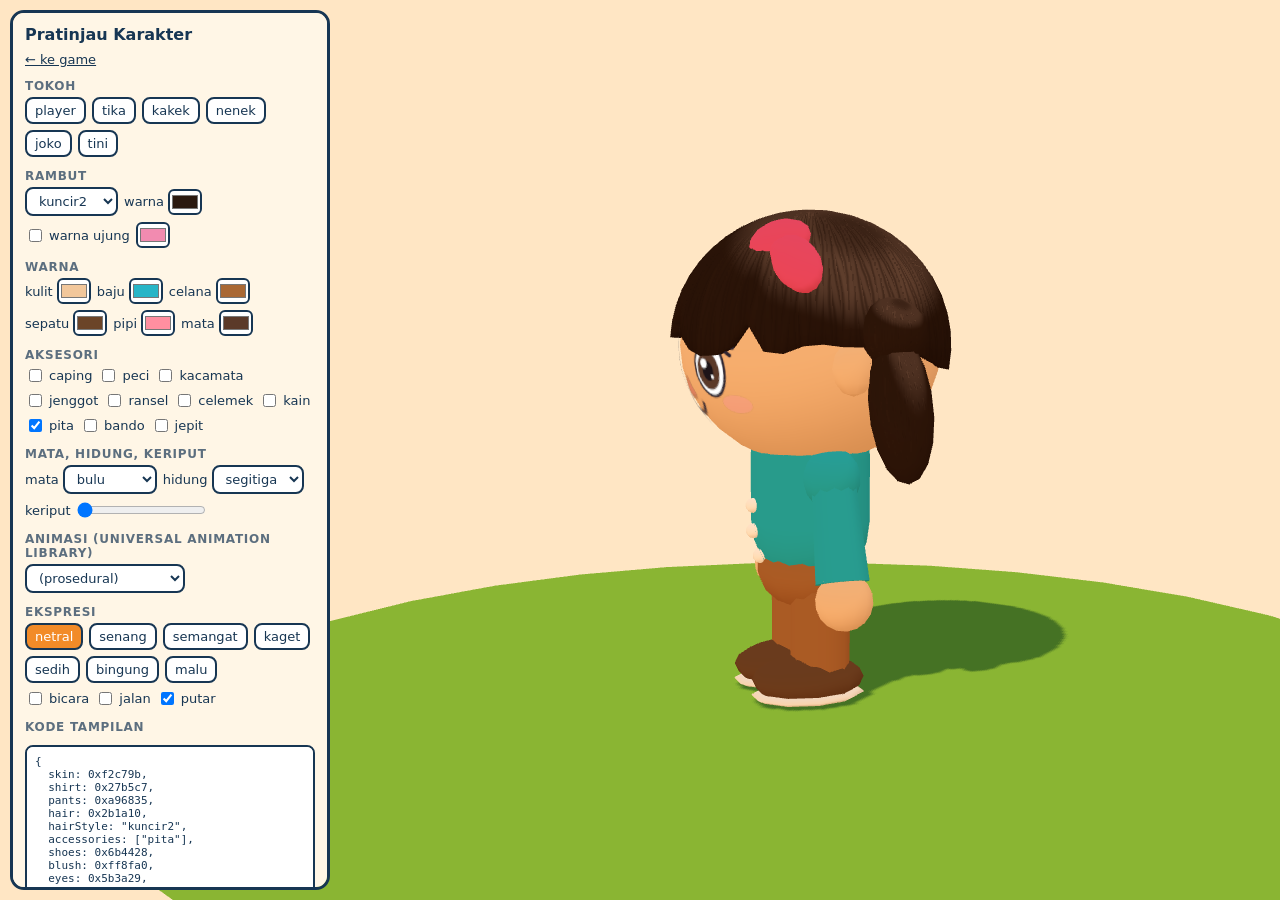
<file: karakter.html>
<!doctype html>
<html lang="id">
  <head>
    <meta charset="UTF-8" />
    <meta name="viewport" content="width=device-width, initial-scale=1.0" />
    <title>Pratinjau Karakter · Pawon Mantyasih</title>
    <style>:root{--navy:#173653;--cream:#fff6e6;--orange:#f28b28}*{box-sizing:border-box}body{color:var(--navy);background:#ffe6c4;margin:0;font-family:system-ui,sans-serif;overflow:hidden}#view{touch-action:none;cursor:grab;width:100%;height:100%;display:block;position:fixed;inset:0}#panel{background:var(--cream);border:3px solid var(--navy);border-radius:14px;width:min(320px,92vw);padding:12px;font-size:13px;position:fixed;top:10px;bottom:10px;left:10px;overflow:auto}h1{margin:0 0 8px;font-size:16px}h2{text-transform:uppercase;letter-spacing:.06em;opacity:.7;margin:12px 0 4px;font-size:12px}.row{flex-wrap:wrap;align-items:center;gap:6px;display:flex}button,select{font:inherit;color:var(--navy);border:2px solid var(--navy);cursor:pointer;background:#fff;border-radius:8px;padding:4px 8px}button.on{background:var(--orange);color:#fff}label{align-items:center;gap:4px;display:flex}input[type=color]{border:2px solid var(--navy);background:#fff;border-radius:6px;width:34px;height:26px;padding:0}pre{border:2px solid var(--navy);white-space:pre-wrap;background:#fff;border-radius:8px;max-height:150px;padding:8px;font-size:11px;overflow:auto}a{color:var(--navy)}</style>
    <script type="module" crossorigin src="./assets/karakter-CO_dQ6oZ.js"></script>
    <link rel="modulepreload" crossorigin href="./assets/CastLooks-CvRTSY_c.js">
  </head>
  <body>
    <canvas id="view"></canvas>
    <div id="panel"></div>
  </body>
</html>
</file>
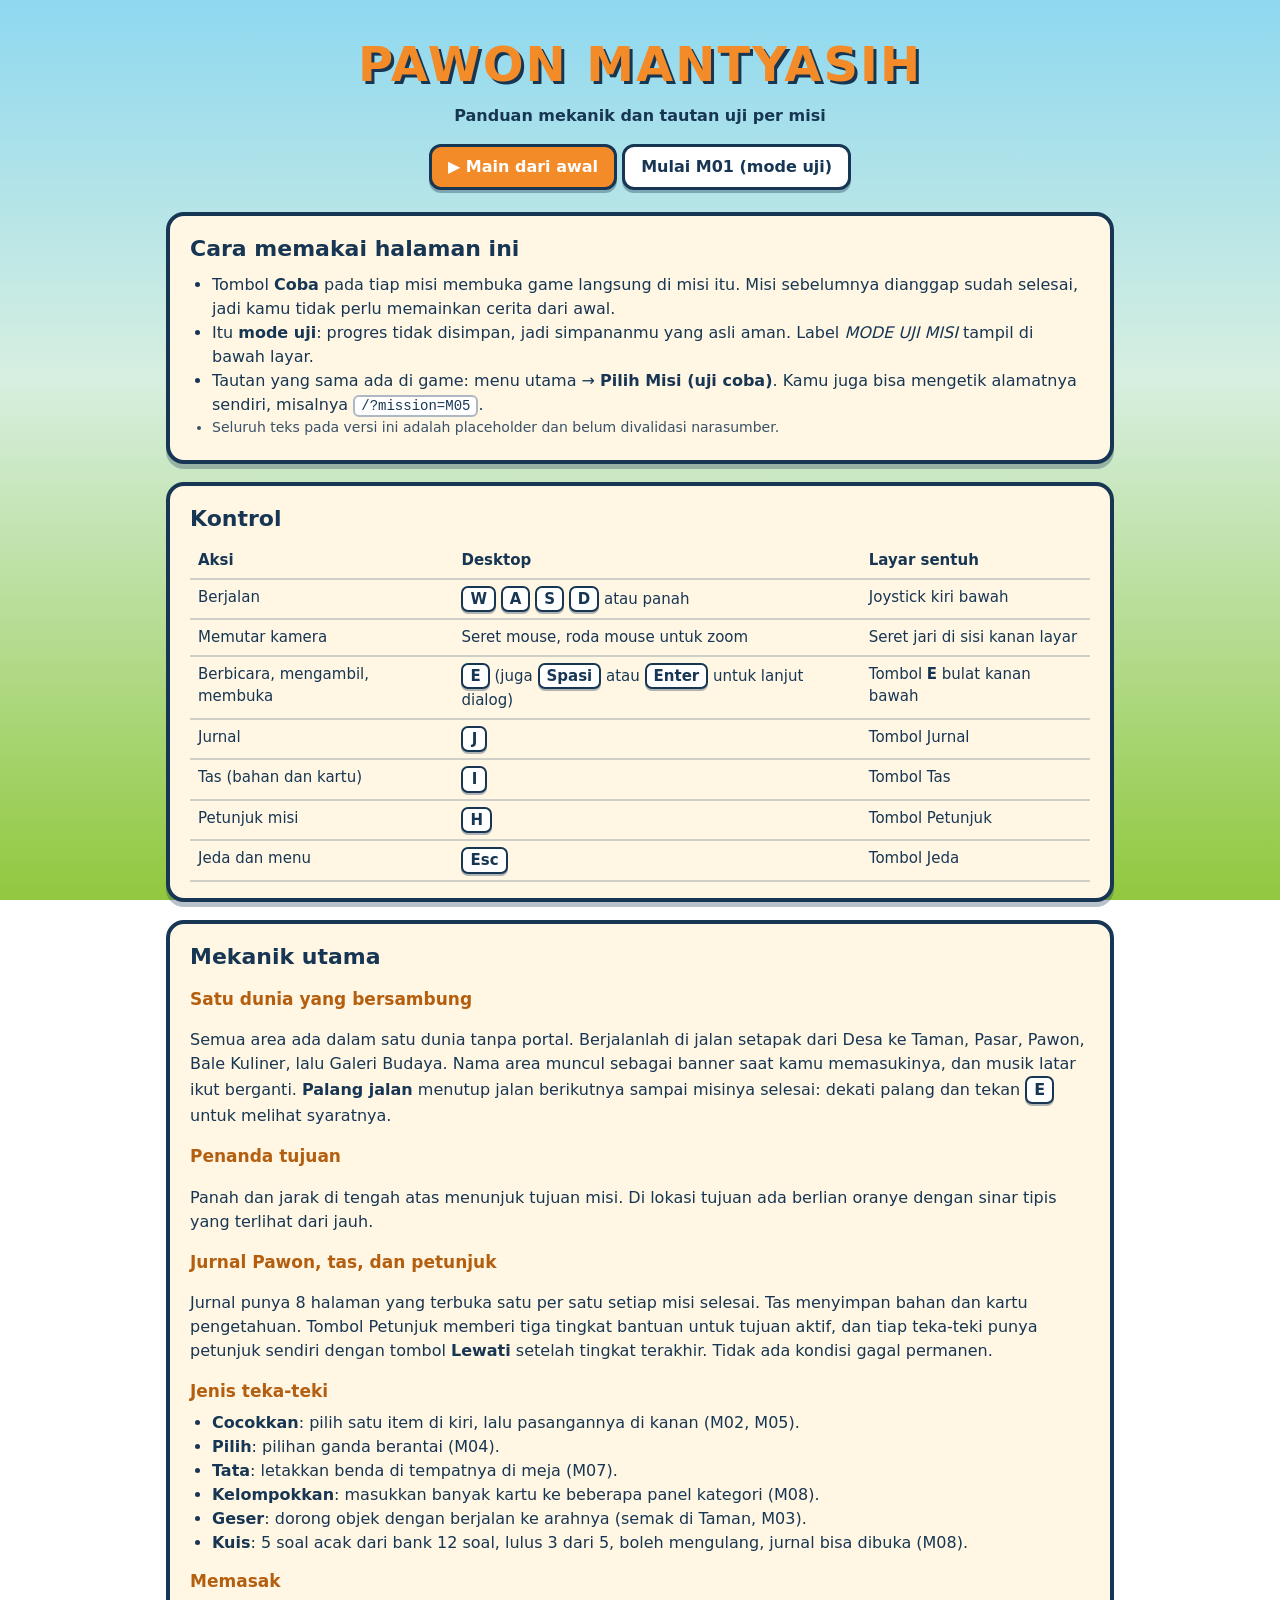
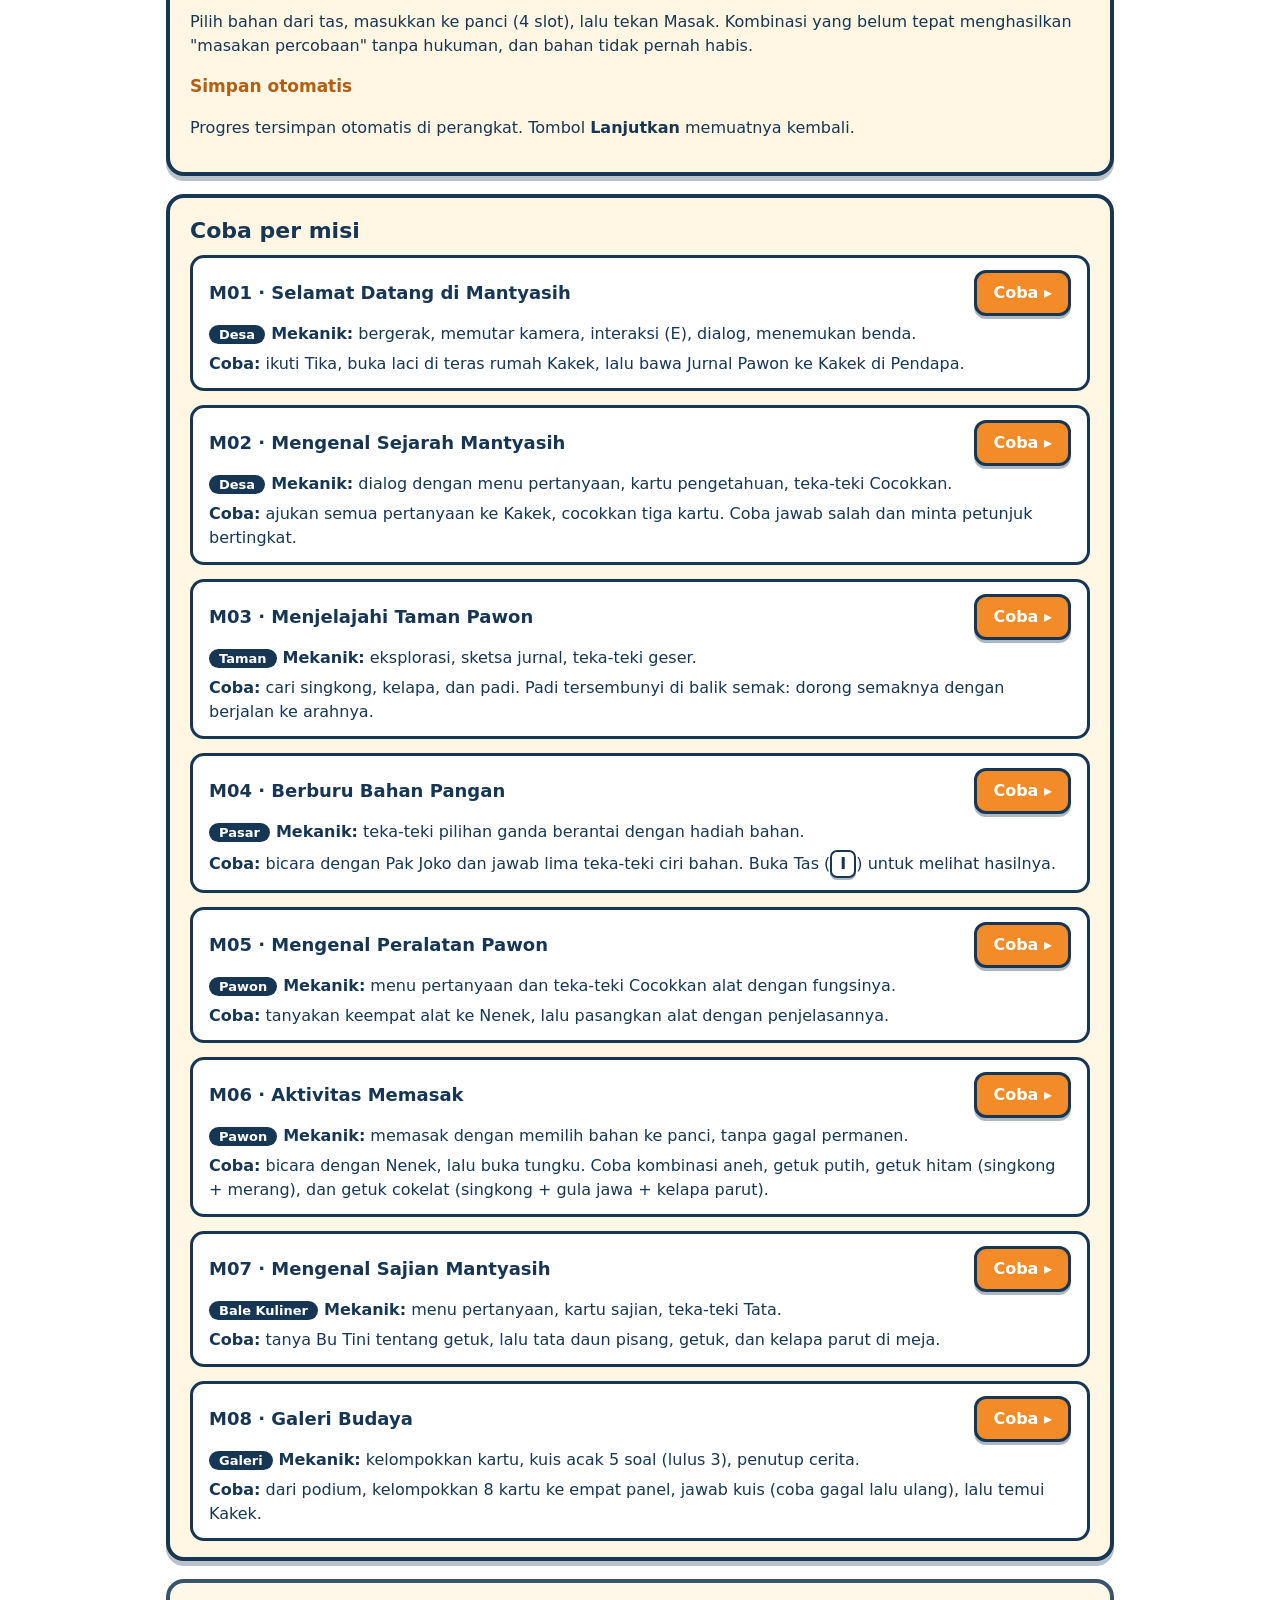
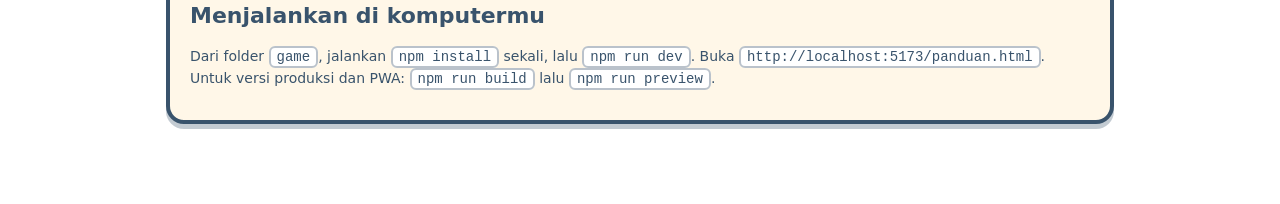
<file: panduan.html>
<!doctype html>
<html lang="id">
  <head>
    <meta charset="utf-8" />
    <meta name="viewport" content="width=device-width, initial-scale=1" />
    <title>Panduan dan Uji Misi · Pawon Mantyasih</title>
    <style>
      :root {
        --sky: #8ed8f0;
        --grass: #91c83e;
        --sand: #f2d18d;
        --orange: #f28b28;
        --cream: #fff6e4;
        --navy: #173653;
      }
      * {
        box-sizing: border-box;
      }
      body {
        margin: 0;
        font-family: "Trebuchet MS", "Segoe UI", system-ui, sans-serif;
        color: var(--navy);
        background: linear-gradient(var(--sky), #d7efe0 380px, var(--grass) 900px, #7fb835);
        background-attachment: fixed;
        line-height: 1.5;
      }
      main {
        max-width: 980px;
        margin: 0 auto;
        padding: 28px 16px 64px;
      }
      header.hero {
        text-align: center;
        margin-bottom: 22px;
      }
      h1 {
        margin: 0;
        font-size: clamp(30px, 6vw, 48px);
        letter-spacing: 2px;
        color: var(--orange);
        text-shadow: 3px 3px 0 var(--navy);
      }
      .sub {
        margin: 4px 0 0;
        font-weight: 700;
      }
      .card {
        background: var(--cream);
        border: 4px solid var(--navy);
        border-radius: 18px;
        padding: 16px 20px;
        margin: 18px 0;
        box-shadow: 0 5px 0 rgba(23, 54, 83, 0.3);
      }
      h2 {
        margin: 0 0 8px;
        font-size: 22px;
      }
      h3 {
        margin: 14px 0 4px;
        font-size: 17px;
        color: #b45f10;
      }
      ul {
        margin: 6px 0;
        padding-left: 22px;
      }
      kbd {
        display: inline-block;
        min-width: 26px;
        padding: 0 7px;
        text-align: center;
        font: inherit;
        font-weight: 700;
        background: #fff;
        border: 2px solid var(--navy);
        border-radius: 7px;
        box-shadow: 0 2px 0 rgba(23, 54, 83, 0.35);
      }
      .btn {
        display: inline-block;
        padding: 8px 16px;
        font-weight: 700;
        color: #fff;
        background: var(--orange);
        border: 3px solid var(--navy);
        border-radius: 12px;
        text-decoration: none;
        box-shadow: 0 3px 0 rgba(23, 54, 83, 0.35);
        white-space: nowrap;
      }
      .btn:hover {
        filter: brightness(1.07);
      }
      .btn.alt {
        background: #fff;
        color: var(--navy);
      }
      .missions {
        display: grid;
        gap: 14px;
      }
      .mission {
        background: #fff;
        border: 3px solid var(--navy);
        border-radius: 14px;
        padding: 12px 16px;
      }
      .mission .top {
        display: flex;
        align-items: center;
        justify-content: space-between;
        gap: 10px;
        flex-wrap: wrap;
      }
      .mission h3 {
        margin: 0;
        font-size: 18px;
        color: var(--navy);
      }
      .tag {
        display: inline-block;
        padding: 0 10px;
        font-size: 13px;
        font-weight: 700;
        color: #fff;
        background: var(--navy);
        border-radius: 999px;
        margin-right: 6px;
      }
      .mission p {
        margin: 6px 0 0;
      }
      .note {
        font-size: 14px;
        opacity: 0.85;
      }
      code {
        padding: 1px 6px;
        background: #fff;
        border: 2px solid rgba(23, 54, 83, 0.35);
        border-radius: 6px;
        font-size: 14px;
      }
      table {
        width: 100%;
        border-collapse: collapse;
        font-size: 15px;
      }
      th,
      td {
        text-align: left;
        padding: 6px 8px;
        border-bottom: 2px solid rgba(23, 54, 83, 0.2);
        vertical-align: top;
      }
    </style>
  </head>
  <body>
    <main>
      <header class="hero">
        <h1>PAWON MANTYASIH</h1>
        <p class="sub">Panduan mekanik dan tautan uji per misi</p>
        <p>
          <a class="btn" href="./">▶ Main dari awal</a>
          <a class="btn alt" href="./?mission=M01">Mulai M01 (mode uji)</a>
        </p>
      </header>

      <section class="card">
        <h2>Cara memakai halaman ini</h2>
        <ul>
          <li>
            Tombol <b>Coba</b> pada tiap misi membuka game langsung di misi itu. Misi sebelumnya dianggap
            sudah selesai, jadi kamu tidak perlu memainkan cerita dari awal.
          </li>
          <li>
            Itu <b>mode uji</b>: progres tidak disimpan, jadi simpananmu yang asli aman. Label
            <i>MODE UJI MISI</i> tampil di bawah layar.
          </li>
          <li>
            Tautan yang sama ada di game: menu utama → <b>Pilih Misi (uji coba)</b>. Kamu juga bisa mengetik
            alamatnya sendiri, misalnya <code>/?mission=M05</code>.
          </li>
          <li class="note">
            Seluruh teks pada versi ini adalah placeholder dan belum divalidasi narasumber.
          </li>
        </ul>
      </section>

      <section class="card">
        <h2>Kontrol</h2>
        <table>
          <tr><th>Aksi</th><th>Desktop</th><th>Layar sentuh</th></tr>
          <tr><td>Berjalan</td><td><kbd>W</kbd> <kbd>A</kbd> <kbd>S</kbd> <kbd>D</kbd> atau panah</td><td>Joystick kiri bawah</td></tr>
          <tr><td>Memutar kamera</td><td>Seret mouse, roda mouse untuk zoom</td><td>Seret jari di sisi kanan layar</td></tr>
          <tr><td>Berbicara, mengambil, membuka</td><td><kbd>E</kbd> (juga <kbd>Spasi</kbd> atau <kbd>Enter</kbd> untuk lanjut dialog)</td><td>Tombol <b>E</b> bulat kanan bawah</td></tr>
          <tr><td>Jurnal</td><td><kbd>J</kbd></td><td>Tombol Jurnal</td></tr>
          <tr><td>Tas (bahan dan kartu)</td><td><kbd>I</kbd></td><td>Tombol Tas</td></tr>
          <tr><td>Petunjuk misi</td><td><kbd>H</kbd></td><td>Tombol Petunjuk</td></tr>
          <tr><td>Jeda dan menu</td><td><kbd>Esc</kbd></td><td>Tombol Jeda</td></tr>
        </table>
      </section>

      <section class="card">
        <h2>Mekanik utama</h2>
        <h3>Satu dunia yang bersambung</h3>
        <p>
          Semua area ada dalam satu dunia tanpa portal. Berjalanlah di jalan setapak dari Desa ke Taman, Pasar,
          Pawon, Bale Kuliner, lalu Galeri Budaya. Nama area muncul sebagai banner saat kamu memasukinya, dan
          musik latar ikut berganti. <b>Palang jalan</b> menutup jalan berikutnya sampai misinya selesai: dekati
          palang dan tekan <kbd>E</kbd> untuk melihat syaratnya.
        </p>
        <h3>Penanda tujuan</h3>
        <p>
          Panah dan jarak di tengah atas menunjuk tujuan misi. Di lokasi tujuan ada berlian oranye dengan sinar tipis
          yang terlihat dari jauh.
        </p>
        <h3>Jurnal Pawon, tas, dan petunjuk</h3>
        <p>
          Jurnal punya 8 halaman yang terbuka satu per satu setiap misi selesai. Tas menyimpan bahan dan kartu
          pengetahuan. Tombol Petunjuk memberi tiga tingkat bantuan untuk tujuan aktif, dan tiap teka-teki punya
          petunjuk sendiri dengan tombol <b>Lewati</b> setelah tingkat terakhir. Tidak ada kondisi gagal permanen.
        </p>
        <h3>Jenis teka-teki</h3>
        <ul>
          <li><b>Cocokkan</b>: pilih satu item di kiri, lalu pasangannya di kanan (M02, M05).</li>
          <li><b>Pilih</b>: pilihan ganda berantai (M04).</li>
          <li><b>Tata</b>: letakkan benda di tempatnya di meja (M07).</li>
          <li><b>Kelompokkan</b>: masukkan banyak kartu ke beberapa panel kategori (M08).</li>
          <li><b>Geser</b>: dorong objek dengan berjalan ke arahnya (semak di Taman, M03).</li>
          <li><b>Kuis</b>: 5 soal acak dari bank 12 soal, lulus 3 dari 5, boleh mengulang, jurnal bisa dibuka (M08).</li>
        </ul>
        <h3>Memasak</h3>
        <p>
          Pilih bahan dari tas, masukkan ke panci (4 slot), lalu tekan Masak. Kombinasi yang belum tepat
          menghasilkan "masakan percobaan" tanpa hukuman, dan bahan tidak pernah habis.
        </p>
        <h3>Simpan otomatis</h3>
        <p>Progres tersimpan otomatis di perangkat. Tombol <b>Lanjutkan</b> memuatnya kembali.</p>
      </section>

      <section class="card">
        <h2>Coba per misi</h2>
        <div class="missions">
          <article class="mission">
            <div class="top">
              <h3>M01 · Selamat Datang di Mantyasih</h3>
              <a class="btn" href="./?mission=M01">Coba ▸</a>
            </div>
            <p><span class="tag">Desa</span><b>Mekanik:</b> bergerak, memutar kamera, interaksi (E), dialog, menemukan benda.</p>
            <p><b>Coba:</b> ikuti Tika, buka laci di teras rumah Kakek, lalu bawa Jurnal Pawon ke Kakek di Pendapa.</p>
          </article>
          <article class="mission">
            <div class="top">
              <h3>M02 · Mengenal Sejarah Mantyasih</h3>
              <a class="btn" href="./?mission=M02">Coba ▸</a>
            </div>
            <p><span class="tag">Desa</span><b>Mekanik:</b> dialog dengan menu pertanyaan, kartu pengetahuan, teka-teki Cocokkan.</p>
            <p><b>Coba:</b> ajukan semua pertanyaan ke Kakek, cocokkan tiga kartu. Coba jawab salah dan minta petunjuk bertingkat.</p>
          </article>
          <article class="mission">
            <div class="top">
              <h3>M03 · Menjelajahi Taman Pawon</h3>
              <a class="btn" href="./?mission=M03">Coba ▸</a>
            </div>
            <p><span class="tag">Taman</span><b>Mekanik:</b> eksplorasi, sketsa jurnal, teka-teki geser.</p>
            <p><b>Coba:</b> cari singkong, kelapa, dan padi. Padi tersembunyi di balik semak: dorong semaknya dengan berjalan ke arahnya.</p>
          </article>
          <article class="mission">
            <div class="top">
              <h3>M04 · Berburu Bahan Pangan</h3>
              <a class="btn" href="./?mission=M04">Coba ▸</a>
            </div>
            <p><span class="tag">Pasar</span><b>Mekanik:</b> teka-teki pilihan ganda berantai dengan hadiah bahan.</p>
            <p><b>Coba:</b> bicara dengan Pak Joko dan jawab lima teka-teki ciri bahan. Buka Tas (<kbd>I</kbd>) untuk melihat hasilnya.</p>
          </article>
          <article class="mission">
            <div class="top">
              <h3>M05 · Mengenal Peralatan Pawon</h3>
              <a class="btn" href="./?mission=M05">Coba ▸</a>
            </div>
            <p><span class="tag">Pawon</span><b>Mekanik:</b> menu pertanyaan dan teka-teki Cocokkan alat dengan fungsinya.</p>
            <p><b>Coba:</b> tanyakan keempat alat ke Nenek, lalu pasangkan alat dengan penjelasannya.</p>
          </article>
          <article class="mission">
            <div class="top">
              <h3>M06 · Aktivitas Memasak</h3>
              <a class="btn" href="./?mission=M06">Coba ▸</a>
            </div>
            <p><span class="tag">Pawon</span><b>Mekanik:</b> memasak dengan memilih bahan ke panci, tanpa gagal permanen.</p>
            <p><b>Coba:</b> bicara dengan Nenek, lalu buka tungku. Coba kombinasi aneh, getuk putih, getuk hitam (singkong + merang), dan getuk cokelat (singkong + gula jawa + kelapa parut).</p>
          </article>
          <article class="mission">
            <div class="top">
              <h3>M07 · Mengenal Sajian Mantyasih</h3>
              <a class="btn" href="./?mission=M07">Coba ▸</a>
            </div>
            <p><span class="tag">Bale Kuliner</span><b>Mekanik:</b> menu pertanyaan, kartu sajian, teka-teki Tata.</p>
            <p><b>Coba:</b> tanya Bu Tini tentang getuk, lalu tata daun pisang, getuk, dan kelapa parut di meja.</p>
          </article>
          <article class="mission">
            <div class="top">
              <h3>M08 · Galeri Budaya</h3>
              <a class="btn" href="./?mission=M08">Coba ▸</a>
            </div>
            <p><span class="tag">Galeri</span><b>Mekanik:</b> kelompokkan kartu, kuis acak 5 soal (lulus 3), penutup cerita.</p>
            <p><b>Coba:</b> dari podium, kelompokkan 8 kartu ke empat panel, jawab kuis (coba gagal lalu ulang), lalu temui Kakek.</p>
          </article>
        </div>
      </section>

      <section class="card note">
        <h2>Menjalankan di komputermu</h2>
        <p>
          Dari folder <code>game</code>, jalankan <code>npm install</code> sekali, lalu <code>npm run dev</code>. Buka
          <code>http://localhost:5173/panduan.html</code>. Untuk versi produksi dan PWA:
          <code>npm run build</code> lalu <code>npm run preview</code>.
        </p>
      </section>
    </main>
  </body>
</html>
</file>
